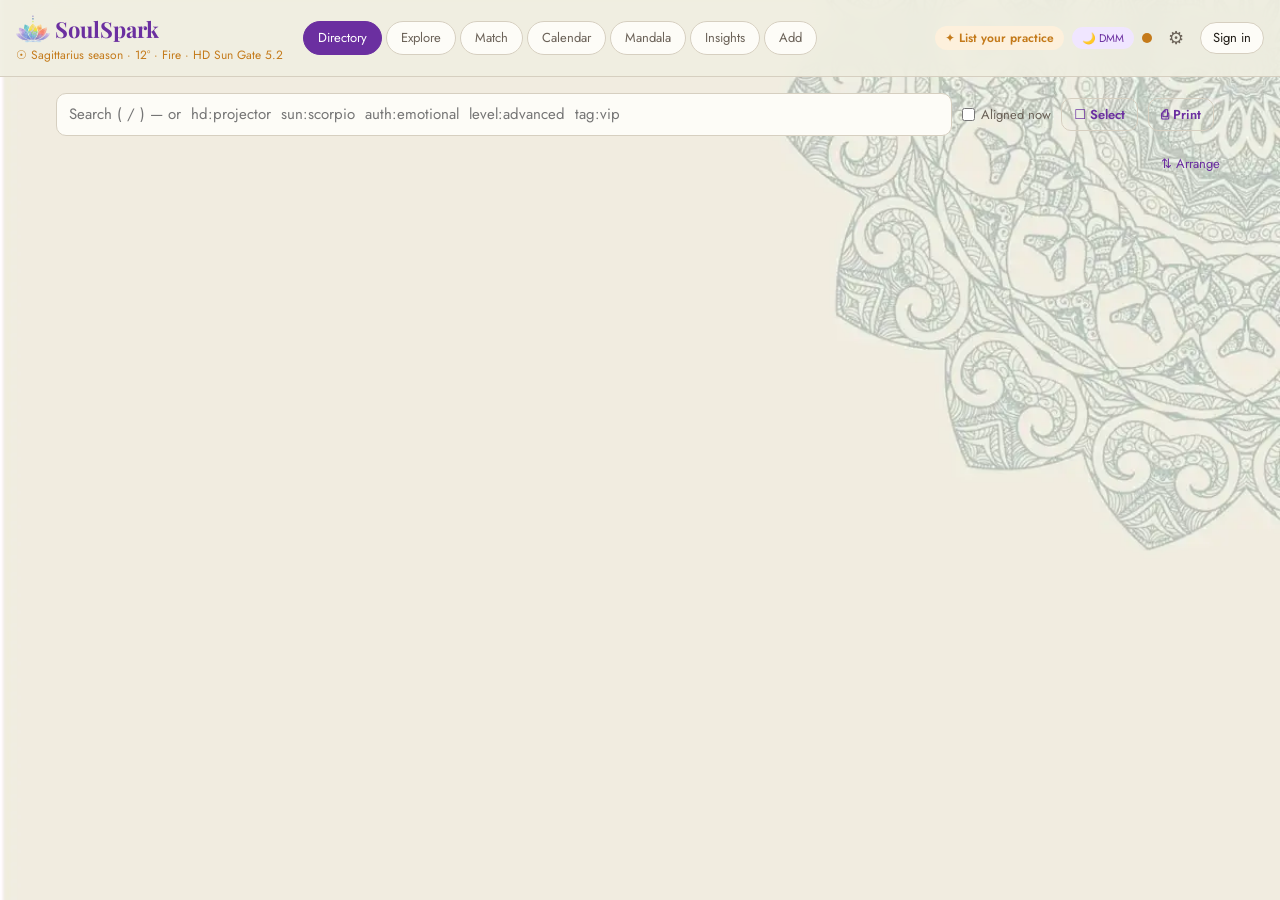
<file: index.html>
<!doctype html>
<html lang="en">
<head>
  <meta charset="utf-8">
  <meta name="viewport" content="width=device-width, initial-scale=1">
  <title>SoulSpark Resource Guide</title>
  <link rel="preconnect" href="https://fonts.googleapis.com">
  <link rel="preconnect" href="https://fonts.gstatic.com" crossorigin>
  <link href="https://fonts.googleapis.com/css2?family=Jost:wght@400;500;600&family=Playfair+Display:wght@700&display=swap" rel="stylesheet">
  <link rel="icon" href="img/logo.png">
  <link rel="stylesheet" href="style.css">
  <script src="core.js" defer></script>
  <script src="app.js" defer></script>
</head>
<body>
  <a class="skip" href="#main">Skip to content</a>
  <header class="top">
    <div class="brand">
      <h1><img src="img/logo.webp" alt="" width="34" height="34"> SoulSpark</h1>
      <p id="season" class="season">Reading the sky…</p>
    </div>
    <nav class="tabs" aria-label="Views">
      <button data-view="directory" aria-current="page">Directory</button>
      <button data-view="explore">Explore</button>
      <button data-view="match">Match</button>
      <button data-view="calendar">Calendar</button>
      <button data-view="mandala">Mandala</button>
      <button data-view="insights">Insights</button>
      <button data-view="add">Add</button>
      <button data-view="inbox" id="inboxTab" hidden>Inbox</button>
    </nav>
    <div class="tools">
      <button id="joinBtn" class="pill join">✦ List your practice</button>
      <a class="pill link-pill" href="dmm.html">🌙 DMM</a>
      <span id="sync" class="pill" role="status" title="Offline">Offline</span>
      <button id="settingsBtn" class="icon" aria-label="Settings">⚙</button>
      <button id="acctBtn" class="acct">Sign in</button>
    </div>
  </header>

  <main id="main">
    <p id="lockNote" class="banner lock" hidden role="status"></p>
    <section id="directory" class="view on">
      <div class="searchbar">
        <input id="q" type="search" autocomplete="off" aria-label="Search"
               placeholder="Search ( / ) — or  hd:projector  sun:scorpio  auth:emotional  level:advanced  tag:vip">
        <label class="chk"><input type="checkbox" id="syncOnly"> Aligned now</label>
        <button id="selectBtn" class="btn ghost sm">☐ Select</button>
        <button id="printBtn" class="btn ghost sm" title="Print or save the shown cards as a PDF">⎙ Print</button>
        <span id="count" class="muted"></span>
      </div>
      <div class="chiprow">
        <div id="chips" class="chips"></div>
        <button id="arrangeChips" class="link" aria-pressed="false">⇅ Arrange</button><button class="link" hidden>Reset</button>
      </div>
      <div id="grid" class="grid"></div>
      <p id="empty" class="empty" hidden>No matches — try fewer words.</p>
    </section>

    <section id="explore" class="view">
      <div class="explore">
        <aside class="mside">
          <input id="mq" type="search" autocomplete="off" placeholder="Search modalities…" aria-label="Search modalities">
          <div id="mcats" class="chips sm"></div>
          <nav id="mlist" class="mlist" aria-label="Modalities"></nav>
        </aside>
        <article id="mdetail" class="panel mdetail" aria-live="polite"></article>
      </div>
    </section>

    <section id="match" class="view">
      <div class="match">
        <form id="matchForm" class="panel stack">
          <h2>Find your practitioner</h2>
          <p class="muted">Tell us what you’re looking for. Every match shows why it was suggested. Training path and years of practice are shown but never change the order.</p>
          <label>What would you like support with?<textarea name="need" rows="3" placeholder="e.g. grief, tension in my body, clarity on a career change"></textarea></label>
          <div><p class="q">Modalities you’re drawn to <span class="muted">(optional)</span></p><div class="suggest" id="mmods"></div></div>
          <div class="fields">
            <label>How would you like to meet?<select name="format"><option value="">Either</option><option>Online</option><option>In person</option></select></label>
            <label>Near (city)<input name="near" placeholder="Norfolk" autocomplete="address-level2"></label>
          </div>
          <details><summary>Add your own alignment <span class="muted">(optional, for resonance)</span></summary>
            <div class="fields"><label>Your Sun sign<select name="sun"></select></label><label>Your Human Design type<select name="hd"></select></label></div>
          </details>
          <button class="btn">Find matches</button>
        </form>
        <div id="matchOut" aria-live="polite"><p class="empty">Your matches will appear here.</p></div>
      </div>
    </section>

    <section id="calendar" class="view">
      <div class="calbar" id="calNav">
        <button class="icon" data-cal="-1" aria-label="Previous month">‹</button>
        <h2 id="calTitle" aria-live="polite"></h2>
        <button class="icon" data-cal="1" aria-label="Next month">›</button>
        <button class="btn ghost sm" data-cal="today">Today</button>
        <button class="btn ghost sm" data-cal="ics">⤓ Export .ics</button>
      </div>
      <div class="cal">
        <div id="calGrid" class="calgrid"></div>
        <aside class="panel"><h2 id="agendaTitle">Next 60 days</h2><ul id="agenda" class="agenda"></ul></aside>
      </div>
    </section>

    <section id="mandala" class="view">
      <div id="modes" class="chips"></div>
      <div class="stage"><canvas id="cv"></canvas><div id="tip" class="tip" hidden></div></div>
      <div id="legend" class="legend"></div>
    </section>

    <section id="insights" class="view"><div id="insightsBody" class="panels"></div></section>

    <section id="add" class="view">
      <form id="form" class="form">
        <div class="formhead">
          <h2 id="formTitle">Add an entry</h2>
          <button type="button" id="arrangeFields" class="link" aria-pressed="false">⇅ Arrange</button><button type="button" class="link" hidden>Reset</button>
        </div>
        <label>Section <select id="formSec"></select></label>
        <p id="formLock" class="banner lock" hidden></p>
        <div id="draftNote"></div>
        <div id="anon" class="fields">
          <label>Your name <input name="submitter_name" autocomplete="name"></label>
          <label>Your email <input name="submitter_email" type="email" autocomplete="email"></label>
          <label>Trusted PIN (optional) <input name="_trusted_pin" autocomplete="off"></label>
        </div>
        <label class="hp" aria-hidden="true">Leave blank <input name="_hp" tabindex="-1" autocomplete="off"></label>
        <div id="fields" class="fields"></div>
        <div class="row sticky">
          <button class="btn" id="formSubmit">Submit</button>
          <button type="button" class="btn ghost" id="formCancel" hidden>Cancel</button>
          <p id="formMsg" class="muted" role="status"></p>
        </div>
      </form>
    </section>

    <section id="inbox" class="view"><div id="inboxList"></div></section>
  </main>

  <div id="bulk" class="bulkbar" hidden role="toolbar" aria-label="Bulk actions">
    <b id="bulkCount">0 selected</b>
    <button class="btn ghost sm" data-bulk="all">Select all shown</button>
    <button class="btn ghost sm" data-bulk="csv">⤓ CSV</button>
    <span data-need="2" class="tagin"><input id="bulkTag" placeholder="Tag…" aria-label="Tag to add"><button class="btn ghost sm" data-bulk="tag" data-need="2">+ Tag</button></span>
    <button class="btn ghost sm" data-bulk="merge" data-need="2">⊕ Merge</button>
    <button class="btn bad sm" data-bulk="delete" data-need="3">Delete</button>
  </div>

  <dialog id="detail"><button class="icon close" data-close aria-label="Close">✕</button><div id="detailBody"></div></dialog>
  <dialog id="merge" class="wide"><button class="icon close" data-close aria-label="Close">✕</button><div id="mergeBody"></div></dialog>
  <dialog id="account"><button class="icon close" data-close aria-label="Close">✕</button><div id="acctBody"></div></dialog>
  <dialog id="confirm" class="narrow">
    <form method="dialog"><p id="confirmMsg"></p>
      <div class="row"><button class="btn bad" value="yes" id="confirmOk">Confirm</button><button class="btn ghost" value="no">Cancel</button></div>
    </form>
  </dialog>
  <dialog id="settings">
    <button class="icon close" data-close aria-label="Close">✕</button>
    <h2>Section visibility</h2>
    <div id="visList" class="vis"></div>
    <h2>Connection</h2>
    <label>Web App URL <input id="apiUrl" type="url"></label>
    <button id="saveSettings" class="btn">Save &amp; sync</button>
    <h2>Section codes</h2>
    <p class="muted">Each section opens with its own access code (default 0000). Organizers change them in the sheet’s 🔑 Section Codes tab.</p>
    <div class="row"><button type="button" class="btn ghost sm" data-unlock="">🔑 Enter a code</button>
      <button type="button" id="forgetCodes" class="btn ghost sm">Forget codes on this device</button></div>
    <section id="importBox" hidden>
      <h2>Import data</h2>
      <p class="muted">A CSV for one section (first row = column names), or a JSON backup from the old SoulSpark app. Entries are matched by name:
        new names are added, existing ones only get their blank fields filled. To pull in the old Resource Guide Tracker sheet, see <code>importTracker</code> in Code.gs.</p>
      <div class="row"><select id="impSec" aria-label="Section for CSV"></select><input type="file" id="impFile" accept=".csv,.json,text/csv,application/json" aria-label="File to import"></div>
      <button class="btn ghost sm" id="impOld" hidden></button>
      <p id="impMsg" class="muted" role="status"></p>
    </section>
  </dialog>
  <div id="toasts" class="toasts" aria-live="polite"></div>
</body>
</html>
</file>
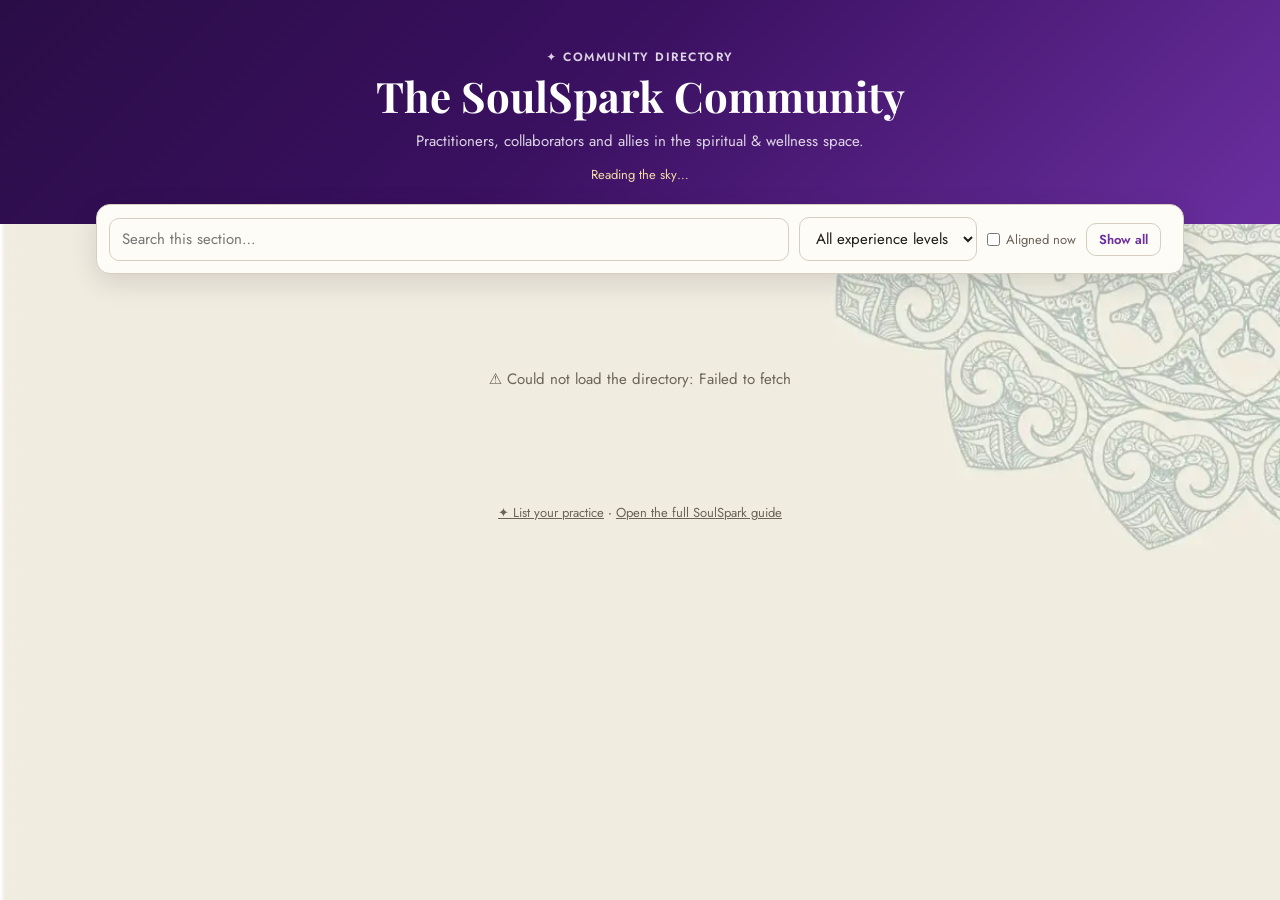
<file: directory.html>
<!doctype html>
<html lang="en">
<head>
  <meta charset="utf-8">
  <meta name="viewport" content="width=device-width, initial-scale=1">
  <title>SoulSpark Community Directory</title>
  <meta name="description" content="Practitioners, collaborators and allies in the SoulSpark spiritual & wellness community.">
  <link rel="preconnect" href="https://fonts.googleapis.com">
  <link rel="preconnect" href="https://fonts.gstatic.com" crossorigin>
  <link href="https://fonts.googleapis.com/css2?family=Jost:wght@400;500;600&family=Playfair+Display:wght@700&display=swap" rel="stylesheet">
  <link rel="icon" href="img/logo.png">
  <link rel="stylesheet" href="style.css">
  <script src="core.js" defer></script>
  <script src="directory.js" defer></script>
</head>
<body class="dirpage">
  <a class="skip" href="#main">Skip to content</a>
  <header class="hero">
    <p class="eyebrow">✦ Community Directory</p>
    <h1>The SoulSpark Community</h1>
    <p>Practitioners, collaborators and allies in the spiritual &amp; wellness space.</p>
    <p id="season" class="season-line">Reading the sky…</p>
  </header>

  <main id="main" class="dir-main">
    <div class="searchbar">
      <input id="q" type="search" autocomplete="off" aria-label="Search the directory"
             placeholder="Search this section…" title="Tip: try hd:projector, sun:scorpio, auth:emotional or level:advanced">
      <select id="level" class="people-only" aria-label="Experience level">
        <option value="">All experience levels</option>
        <option value="newbie">🌱 Newbie</option>
        <option value="intermediate">🌿 Intermediate</option>
        <option value="advanced">🌳 Advanced</option>
      </select>
      <label class="chk people-only"><input type="checkbox" id="aligned"> Aligned now</label>
      <button type="button" id="reset" class="btn ghost sm">Show all</button>
      <span id="count" class="muted" role="status"></span>
    </div>
    <nav id="secs" class="chips secs" aria-label="Sections"></nav>
    <h2 id="secHead" class="sechead"></h2>
    <div id="mods" class="chips sm people-only" aria-label="Filter by modality"></div>

    <div id="lock" class="panel lockpanel" hidden>
      <h2>🔒 <span id="lockName">This section</span> is private</h2>
      <p class="muted">Enter the access code you were given to see it.</p>
      <button type="button" class="btn" id="unlock">🔑 Enter code</button>
    </div>
    <p id="status" class="empty" role="status">Loading the community…</p>
    <div id="grid" class="grid"></div>
  </main>

  <footer class="foot">
    <a href="index.html#join">✦ List your practice</a> · <a href="index.html">Open the full SoulSpark guide</a>
  </footer>

  <dialog id="detail"><button class="icon close" data-close aria-label="Close">✕</button><div id="detailBody"></div></dialog>
  <div id="toasts" class="toasts" aria-live="polite"></div>
</body>
</html>
</file>
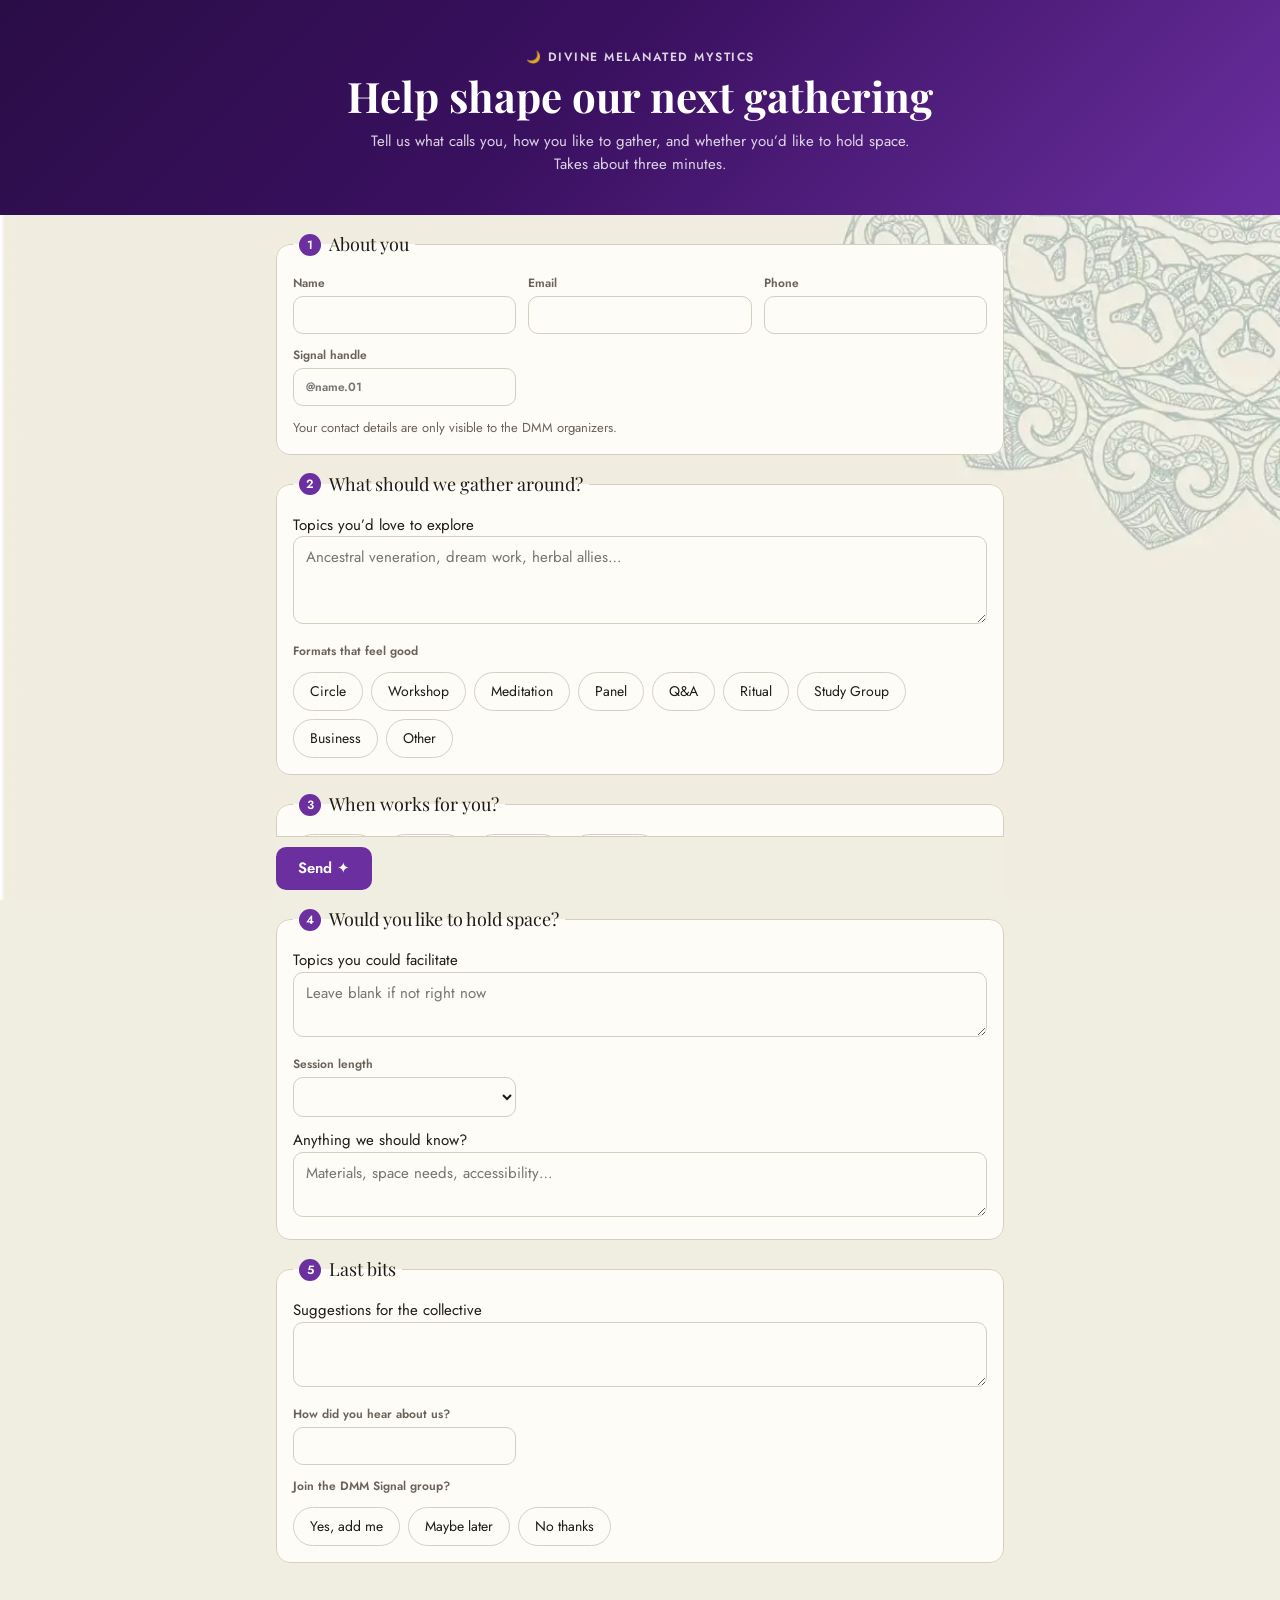
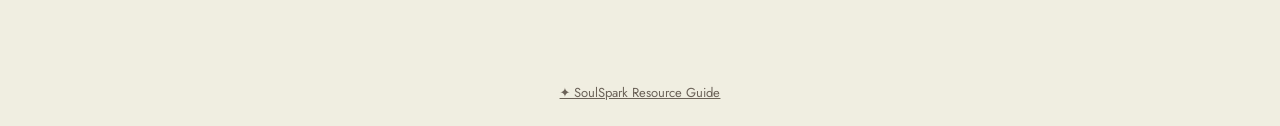
<file: dmm.html>
<!doctype html>
<html lang="en">
<head>
  <meta charset="utf-8">
  <meta name="viewport" content="width=device-width, initial-scale=1">
  <title>DMM Gathering Intake</title>
  <meta name="description" content="Divine Melanated Mystics — tell us what you want to gather around.">
  <link rel="preconnect" href="https://fonts.googleapis.com">
  <link rel="preconnect" href="https://fonts.gstatic.com" crossorigin>
  <link href="https://fonts.googleapis.com/css2?family=Jost:wght@400;500;600&family=Playfair+Display:wght@700&display=swap" rel="stylesheet">
  <link rel="icon" href="img/logo.png">
  <link rel="stylesheet" href="style.css">
  <script src="core.js" defer></script>
  <script src="dmm.js" defer></script>
</head>
<body class="dmm">
  <header class="hero">
    <p class="eyebrow">🌙 Divine Melanated Mystics</p>
    <h1>Help shape our next gathering</h1>
    <p>Tell us what calls you, how you like to gather, and whether you’d like to hold space. Takes about three minutes.</p>
    <nav class="seg dark" id="dmmTabs" hidden>
      <button type="button" data-tab="intake" aria-selected="true">Intake form</button>
      <button type="button" data-tab="responses" aria-selected="false">Responses</button>
    </nav>
  </header>

  <main id="main" class="narrow-main">
    <section id="intake" class="view on">
      <div id="draftNote"></div>
      <form id="dmmForm" class="form" novalidate>
        <label class="hp" aria-hidden="true">Leave blank <input name="_hp" tabindex="-1" autocomplete="off"></label>

        <fieldset><legend><span>1</span> About you</legend>
          <div class="fields">
            <label>Name <input name="dmm_name" required autocomplete="name"></label>
            <label>Email <input name="dmm_email" type="email" autocomplete="email"></label>
            <label>Phone <input name="dmm_phone" type="tel" autocomplete="tel"></label>
            <label>Signal handle <input name="dmm_signal_handle" placeholder="@name.01"></label>
          </div>
          <p class="muted">Your contact details are only visible to the DMM organizers.</p>
        </fieldset>

        <fieldset><legend><span>2</span> What should we gather around?</legend>
          <label>Topics you’d love to explore <textarea name="dmm_discussion_topics" rows="3" placeholder="Ancestral veneration, dream work, herbal allies…"></textarea></label>
          <p class="q">Formats that feel good</p>
          <div class="toggles" id="formats"></div>
        </fieldset>

        <fieldset><legend><span>3</span> When works for you?</legend>
          <div class="toggles" id="avail"></div>
        </fieldset>

        <fieldset><legend><span>4</span> Would you like to hold space?</legend>
          <label>Topics you could facilitate <textarea name="dmm_facilitate_topics" rows="2" placeholder="Leave blank if not right now"></textarea></label>
          <div class="fields">
            <label>Session length <select name="dmm_facilitate_length"><option value=""></option>
              <option>30 minutes</option><option>60 minutes</option><option>90 minutes</option><option>Half day</option><option>Multi-session series</option></select></label>
          </div>
          <label>Anything we should know? <textarea name="dmm_facilitate_notes" rows="2" placeholder="Materials, space needs, accessibility…"></textarea></label>
        </fieldset>

        <fieldset><legend><span>5</span> Last bits</legend>
          <label>Suggestions for the collective <textarea name="dmm_general_suggestions" rows="2"></textarea></label>
          <div class="fields">
            <label>How did you hear about us? <input name="dmm_referral"></label>
          </div>
          <p class="q">Join the DMM Signal group?</p>
          <div class="toggles" role="radiogroup">
            <label class="toggle"><input type="radio" name="dmm_signal" value="Yes"> Yes, add me</label>
            <label class="toggle"><input type="radio" name="dmm_signal" value="Maybe"> Maybe later</label>
            <label class="toggle"><input type="radio" name="dmm_signal" value="No"> No thanks</label>
          </div>
        </fieldset>

        <div class="row sticky">
          <button class="btn" id="dmmSubmit">Send ✦</button>
          <p id="dmmMsg" class="muted" role="status"></p>
        </div>
      </form>
      <div id="thanks" class="panel thanks" hidden tabindex="-1"></div>
    </section>

    <section id="responses" class="view">
      <div class="row"><button class="btn ghost sm" id="dmmRefresh">↻ Refresh</button><button class="btn ghost sm" id="dmmCsv">⤓ Export CSV</button>
        <span class="muted" id="dmmStamp"></span></div>
      <div id="dash" class="panels"></div>
    </section>
  </main>

  <footer class="foot"><a href="index.html">✦ SoulSpark Resource Guide</a></footer>
  <div id="toasts" class="toasts" aria-live="polite"></div>
</body>
</html>
</file>
<file: style.css>
:root {
  --bg: #f0eee1; --card: #fdfcf7; --ink: #1e1a14; --mid: #6b6258; --line: #d6cfc0;
  --purple: #6b2fa0; --purple-l: #f0e6ff; --gold: #c47a1a; --gold-l: #fdf0dc; --glow: 212 165 116;
  --ok: #2d5a27; --bad: #a02020; --bad-l: #fce8e8; --r: 14px;
  color-scheme: light;
}
@media (prefers-color-scheme: dark) {
  :root { --bg: #16131c; --card: #211d29; --ink: #eee8dc; --mid: #a99f93; --line: #3a3444;
          --purple: #b48ae0; --purple-l: #2e2440; --gold: #e0a24a; --gold-l: #3a2d18;
          --ok: #8fd18a; --bad: #e07a7a; --bad-l: #3a1f22; color-scheme: dark; }
}

* { box-sizing: border-box; margin: 0; }
body { font: 15px/1.5 Jost, system-ui, sans-serif; background: var(--bg); color: var(--ink); min-height: 100vh; }
/* Mandala-corner backdrop: a 38 KB image file instead of the old 201 KB base64 block */
body::before { content: ''; position: fixed; inset: 0; z-index: -1; pointer-events: none;
  background: url(img/bg.jpg) center top / cover no-repeat;
  background-image: image-set(url(img/bg.webp) type('image/webp'), url(img/bg.jpg) type('image/jpeg')); }
@media (prefers-color-scheme: dark) { body::before { opacity: .05; } }
.brand h1 img { vertical-align: -8px; }
h1, h2 { font-family: 'Playfair Display', Georgia, serif; }
a { color: var(--purple); }
[hidden] { display: none !important; }
.muted { color: var(--mid); font-size: 13px; }

/* ── Header ── */
.top { position: sticky; top: 0; z-index: 5; display: flex; flex-wrap: wrap; align-items: center; gap: 12px 20px;
       padding: 12px 16px; background: color-mix(in srgb, var(--bg) 88%, transparent);
       backdrop-filter: blur(10px); border-bottom: 1px solid var(--line); }
.brand h1 { font-size: 22px; color: var(--purple); }
.season { font-size: 12px; color: var(--gold); }
.tabs { display: flex; gap: 4px; flex: 1; }
.tabs button, .chip { border: 1px solid var(--line); background: var(--card); color: var(--mid);
       border-radius: 99px; padding: 6px 14px; font: inherit; font-size: 13px; cursor: pointer; }
.tabs button[aria-current], .chip[aria-pressed="true"] { background: var(--purple); border-color: var(--purple); color: #fff; }
.tools { display: flex; align-items: center; gap: 8px; margin-left: auto; }
.pill { font-size: 11px; padding: 3px 10px; border-radius: 99px; background: var(--gold-l); color: var(--gold); }
.pill.live { background: color-mix(in srgb, var(--ok) 15%, transparent); color: var(--ok); }
#sync { font-size: 0; width: 10px; height: 10px; padding: 0; background: var(--gold); }   /* status dot; text stays for screen readers via title/aria */
#sync.live { background: var(--ok); }
.link-pill { text-decoration: none; background: var(--purple-l); color: var(--purple); }
.acct { border: 1px solid var(--line); background: var(--card); color: var(--ink); border-radius: 99px; padding: 5px 12px; font: inherit; font-size: 13px; cursor: pointer; }
.acct.avatar { width: 34px; height: 34px; padding: 0; background: var(--purple); color: #fff; border: 0; font-weight: 600; font-size: 12px; }
.skip { position: absolute; left: -999px; }
.skip:focus { left: 16px; top: 8px; z-index: 50; background: var(--card); padding: 8px 12px; border-radius: 8px; }
:focus-visible { outline: 2px solid var(--purple); outline-offset: 2px; }
.icon { border: 0; background: none; color: var(--mid); font-size: 18px; cursor: pointer; padding: 4px 8px; }

/* ── Views ── */
main { max-width: 1200px; margin: 0 auto; padding: 16px; }
.view { display: none; }
.view.on { display: block; }

/* ── Directory ── */
.searchbar { display: flex; flex-wrap: wrap; gap: 10px; align-items: center; margin-bottom: 12px; }
.searchbar input[type=search] { flex: 1; min-width: 240px; }
input, select, textarea { width: 100%; font: inherit; color: var(--ink); background: var(--card);
       border: 1px solid var(--line); border-radius: 10px; padding: 9px 12px; }
input:focus, select:focus, textarea:focus { outline: 2px solid var(--purple); outline-offset: -1px; }
.chk { display: inline-flex; align-items: center; gap: 6px; font-size: 13px; color: var(--mid); white-space: nowrap; }
.chk input { width: auto; }
.chips { display: flex; flex-wrap: wrap; gap: 6px; margin-bottom: 16px; }
.chiprow { display: flex; align-items: flex-start; gap: 8px; }
.chiprow .chips { flex: 1; }
.link { border: 0; background: none; color: var(--purple); font: inherit; font-size: 13px; cursor: pointer; padding: 6px 4px; white-space: nowrap; }

/* ── Arrange mode (chips, form fields) ── */
.arranging > [data-id] { cursor: grab; touch-action: none; user-select: none; outline: 1.5px dashed var(--purple); outline-offset: 2px; }
.arranging > [data-id] * { pointer-events: none; }
.arranging > .dragging { opacity: .55; cursor: grabbing; transform: scale(1.04); }
.chip small { opacity: .7; margin-left: 4px; }

.grid { display: grid; grid-template-columns: repeat(auto-fill, minmax(260px, 1fr)); gap: 16px; }
.card { position: relative; background: var(--card); border: 1px solid var(--line); border-top: 4px solid var(--c, var(--purple));
        border-radius: var(--r); padding: 16px; cursor: pointer; transition: transform .15s, box-shadow .15s;
        content-visibility: auto; contain-intrinsic-size: 220px; }
.card:hover, .card:focus-visible { transform: translateY(-2px); box-shadow: 0 8px 22px rgb(0 0 0 / .08); outline: none; }
.card h3 { font-size: 16px; line-height: 1.25; }
.card .sub { color: var(--purple); font-size: 12px; font-weight: 600; margin: 2px 0 6px; }
.card .loc { color: var(--mid); font-size: 12px; }
.card .bio { color: var(--mid); font-size: 13px; margin-top: 6px; display: -webkit-box; -webkit-line-clamp: 3; -webkit-box-orient: vertical; overflow: hidden; }
.sec { position: absolute; top: 10px; right: 12px; font-size: 14px; }
.tags { display: flex; flex-wrap: wrap; gap: 4px; margin-top: 10px; }
.tag { font-size: 11px; font-weight: 500; padding: 2px 8px; border-radius: 99px; background: var(--purple-l); color: var(--purple); }
.tag.hit { background: var(--gold-l); color: var(--gold); font-weight: 600; }
.tag.own { background: none; border: 1px solid var(--line); color: var(--mid); }

/* ── Bulk select ── */
.selecting .card { padding-left: 44px; }
.selecting .card::before { content: ''; position: absolute; left: 14px; top: 18px; width: 18px; height: 18px; border: 2px solid var(--line); border-radius: 5px; background: var(--card); }
.selecting .card[aria-selected="true"] { outline: 2px solid var(--purple); }
.selecting .card[aria-selected="true"]::before { content: '✓'; background: var(--purple); border-color: var(--purple); color: #fff; font-size: 12px; line-height: 14px; text-align: center; }
.bulkbar { position: fixed; left: 50%; bottom: 16px; transform: translateX(-50%); z-index: 10; display: flex; flex-wrap: wrap; align-items: center; gap: 8px;
           max-width: calc(100% - 24px); padding: 10px 14px; background: var(--card); border: 1px solid var(--line); border-radius: 16px; box-shadow: 0 12px 36px rgb(0 0 0 / .18); }
.bulkbar .tagin { display: inline-flex; gap: 4px; }
.bulkbar input { width: 110px; padding: 6px 10px; }

/* ── Astro-Sync tiers ── */
@keyframes astro { 50% { box-shadow: 0 0 22px 6px rgb(var(--glow) / .6); } }
.card.in-season { border-color: var(--gold); box-shadow: 0 0 10px 2px rgb(var(--glow) / .4); animation: astro 3s ease-in-out infinite; }
.card.resonant { border-color: rgb(var(--glow)); }
.card.in-season::after, .card.resonant::after { position: absolute; top: 0; right: 40px; font-size: 10px; font-weight: 600;
       padding: 2px 9px; border-radius: 0 0 8px 8px; color: #fff; letter-spacing: .3px; }
.card.in-season::after { content: '☉ In Season'; background: var(--gold); }
.card.resonant::after { content: '✧ Resonant'; background: rgb(var(--glow)); }
@media (prefers-reduced-motion: reduce) { .card.in-season { animation: none; } .card { transition: none; } }

.empty { text-align: center; padding: 48px 0; color: var(--mid); }

/* ── Mandala ── */
.stage { position: relative; height: min(75vh, 720px); background: var(--card); border: 1px solid var(--line); border-radius: var(--r); overflow: hidden; }
#cv { width: 100%; height: 100%; display: block; }
.tip { position: absolute; pointer-events: none; background: #1e1a14ee; color: #fff; font-size: 12px; padding: 8px 10px;
       border-radius: 8px; max-width: 240px; transform: translate(12px, -50%); }
.tip b { display: block; font-size: 13px; }
.legend { display: flex; flex-wrap: wrap; gap: 8px 16px; margin-top: 12px; font-size: 12px; color: var(--mid); }
.legend i { display: inline-block; width: 10px; height: 10px; border-radius: 50%; margin-right: 5px; vertical-align: -1px; }

/* ── Form ── */
.form { display: grid; gap: 16px; max-width: 900px; }
.fields { display: grid; grid-template-columns: repeat(auto-fill, minmax(220px, 1fr)); gap: 12px; }
.fields label, .form > label, dialog label { display: grid; gap: 4px; font-size: 12px; font-weight: 600; color: var(--mid); }
.fields .wide { grid-column: 1 / -1; }
.fields label { align-content: start; }
.fields label.chk { display: flex; align-items: center; gap: 8px; font-weight: 500; font-size: 13px; color: var(--ink); align-self: end; padding: 10px 0; }
.btn { justify-self: start; border: 0; border-radius: 10px; padding: 10px 22px; font: inherit; font-weight: 600;
       background: var(--purple); color: #fff; cursor: pointer; }
.btn:disabled { opacity: .5; }
.btn.ghost { background: none; color: var(--purple); border: 1px solid var(--line); }
.btn.bad { background: var(--bad); }
.btn.sm { padding: 6px 12px; font-size: 13px; }
.btn.ghost.bad-t { color: var(--bad); }
.row { display: flex; flex-wrap: wrap; gap: 8px; align-items: center; margin: 12px 0; }
.row.sticky { position: sticky; bottom: 0; background: var(--bg); padding: 10px 0; margin: 0; border-top: 1px solid var(--line); }
.formhead { display: flex; align-items: baseline; justify-content: space-between; gap: 8px; }
.formhead h2 { font-size: 22px; }
.fields em { font-style: normal; font-weight: 500; font-size: 10px; text-transform: uppercase; letter-spacing: .5px; color: var(--gold); margin-left: 4px; }
.banner { background: var(--purple-l); color: var(--purple); border-radius: 10px; padding: 8px 12px; font-size: 13px; }
.hp { position: absolute; left: -9999px; }
.stack { display: grid; gap: 12px; }
.seg { display: grid; grid-auto-flow: column; background: var(--bg); border-radius: 10px; padding: 3px; margin: 8px 0 16px; }
.seg button { border: 0; background: none; padding: 8px; border-radius: 8px; font: inherit; font-size: 13px; color: var(--mid); cursor: pointer; }
.seg [aria-selected="true"] { background: var(--card); color: var(--ink); font-weight: 600; box-shadow: 0 1px 3px rgb(0 0 0 / .1); }

/* ── Calendar ── */
.calbar { display: flex; align-items: center; gap: 8px; margin-bottom: 12px; flex-wrap: wrap; }
.calbar h2 { font-size: 22px; min-width: 190px; text-align: center; }
.calbar .icon { font-size: 26px; line-height: 1; }
.cal { display: grid; grid-template-columns: 1fr 300px; gap: 16px; align-items: start; }
.calgrid { display: grid; grid-template-columns: repeat(7, minmax(0, 1fr)); gap: 4px; }
.dow { font-size: 11px; font-weight: 600; color: var(--mid); text-align: center; text-transform: uppercase; padding: 4px 0; }
.day { min-height: 92px; display: flex; flex-direction: column; gap: 2px; align-items: stretch; text-align: left; padding: 6px; font: inherit; cursor: pointer;
       background: var(--card); border: 1px solid var(--line); border-radius: 10px; color: var(--ink); overflow: hidden; }
.day b { font-size: 12px; font-weight: 600; color: var(--mid); }
.day.out { opacity: .45; }
.day.today b { background: var(--purple); color: #fff; border-radius: 99px; width: 22px; height: 22px; display: grid; place-items: center; }
.day.sel { outline: 2px solid var(--purple); }
.ev { font-size: 11px; line-height: 1.3; padding: 1px 5px; border-radius: 4px; white-space: nowrap; overflow: hidden; text-overflow: ellipsis;
      background: color-mix(in srgb, var(--c) 16%, transparent); border-left: 3px solid var(--c); }
.ev.deadline, .ev.followup { background: none; border-left-style: dotted; }
.more { font-size: 10px; color: var(--mid); }
.agenda { list-style: none; padding: 0; display: grid; gap: 10px; max-height: 70vh; overflow: auto; }
.agenda time { display: block; font-size: 11px; font-weight: 600; text-transform: uppercase; color: var(--mid); margin-bottom: 4px; }
.agi { display: block; width: 100%; text-align: left; font: inherit; font-size: 13px; color: var(--ink); background: none; cursor: pointer;
       border: 0; border-left: 3px solid var(--c); padding: 4px 8px; margin-bottom: 2px; border-radius: 0 6px 6px 0; }
.agi:hover { background: var(--bg); }
.agi small { color: var(--mid); }

/* ── Insights ── */
.panels { display: grid; grid-template-columns: repeat(auto-fit, minmax(320px, 1fr)); gap: 16px; }
.panel { background: var(--card); border: 1px solid var(--line); border-radius: var(--r); padding: 16px; }
.panel.wide { grid-column: 1 / -1; }
.panel h2 { font-size: 18px; margin-bottom: 12px; }
.panel h3, dialog h3 { font-size: 13px; text-transform: uppercase; letter-spacing: .5px; color: var(--mid); margin: 16px 0 8px; }
.tiles { display: grid; grid-template-columns: repeat(auto-fill, minmax(120px, 1fr)); gap: 8px; }
.tile { display: grid; gap: 2px; text-align: left; font: inherit; color: var(--ink); background: var(--bg); border: 0; border-left: 3px solid var(--c, var(--purple));
        border-radius: 10px; padding: 10px 12px; cursor: pointer; }
.tile b { font-size: 22px; font-variant-numeric: tabular-nums; }
.tile span { font-size: 12px; color: var(--mid); }
.kpi .tile { cursor: default; border-left-color: var(--gold); }
.list { list-style: none; padding: 0; display: grid; gap: 6px; }
.dupe { display: flex; justify-content: space-between; align-items: center; gap: 8px; flex-wrap: wrap; padding: 8px 0; border-bottom: 1px solid var(--line); }
.due { font-size: 11px; padding: 1px 7px; border-radius: 99px; background: var(--purple-l); color: var(--purple); margin-right: 4px; }
.due.now { background: var(--gold-l); color: var(--gold); }
.due.over { background: var(--bad-l); color: var(--bad); }
.bars { list-style: none; padding: 0; display: grid; gap: 6px; }
.bars li { display: grid; grid-template-columns: minmax(90px, 30%) 1fr 80px; gap: 10px; align-items: center; font-size: 13px; }
.bl { overflow: hidden; text-overflow: ellipsis; white-space: nowrap; }
.bt { position: relative; height: 14px; }
.bt i { position: absolute; left: 0; top: 0; bottom: 0; width: max(var(--w), 2px); background: var(--purple); border-radius: 0 4px 4px 0; }
.signed .bt i { left: 50%; width: max(calc(var(--w) / 2), 2px); }
.signed .bt i.neg { left: auto; right: 50%; border-radius: 4px 0 0 4px; background: var(--mid); }
.signed .bt::after { content: ''; position: absolute; left: 50%; top: -3px; bottom: -3px; border-left: 1px solid var(--line); }
.bv { text-align: right; font-variant-numeric: tabular-nums; color: var(--ink); }
.tbl { width: 100%; border-collapse: collapse; font-size: 13px; }
.tbl th, .tbl td { text-align: left; padding: 6px 8px; border-bottom: 1px solid var(--line); }
.tbl th { font-size: 11px; text-transform: uppercase; color: var(--mid); }
.tbl select { padding: 4px 8px; }

/* ── Merge ── */
.mgrid { display: grid; grid-template-columns: repeat(auto-fill, minmax(240px, 1fr)); gap: 10px; margin-top: 12px; }
.mgrid output { font-weight: 400; color: var(--ink); padding: 9px 0; font-size: 13px; }

/* ── Toasts ── */
.toasts { position: fixed; left: 50%; bottom: 16px; transform: translateX(-50%); z-index: 100; display: grid; justify-items: center; gap: 8px; pointer-events: none; width: max-content; max-width: calc(100% - 24px); }
body:has(.bulkbar:not([hidden])) .toasts { bottom: 96px; }
.toast { background: var(--ink); color: var(--bg); padding: 10px 14px; border-radius: 10px; font-size: 13px; box-shadow: 0 8px 24px rgb(0 0 0 / .2); animation: pop .2s ease-out; }
.toast.bad { background: var(--bad); color: #fff; }
@keyframes pop { from { opacity: 0; transform: translateY(6px); } }

/* ── Inbox ── */
.item { display: grid; grid-template-columns: 1fr auto; gap: 8px 16px; align-items: center; background: var(--card);
        border: 1px solid var(--line); border-left: 4px solid var(--c); border-radius: 10px; padding: 12px 14px; margin-bottom: 8px; }
.item .acts { display: flex; gap: 6px; flex-wrap: wrap; }
.item .acts .btn { padding: 6px 12px; font-size: 12px; }

/* ── Dialogs ── */
dialog.wide { width: min(960px, calc(100% - 32px)); }
dialog.narrow { width: min(420px, calc(100% - 32px)); }
dialog { margin: auto; border: 0; border-radius: var(--r); padding: 24px; width: min(640px, calc(100% - 32px)); max-height: 85vh;
         background: var(--card); color: var(--ink); box-shadow: 0 24px 60px rgb(0 0 0 / .3); }
dialog::backdrop { background: rgb(20 15 30 / .55); }
dialog h2 { font-size: 20px; margin: 4px 0 12px; }
dialog > label { margin-bottom: 12px; }
.close { position: absolute; top: 10px; right: 10px; }
.why { background: var(--gold-l); color: var(--gold); border-radius: 10px; padding: 10px 12px; font-size: 13px; margin: 10px 0; }
dl { display: grid; grid-template-columns: minmax(110px, 34%) 1fr; gap: 6px 12px; font-size: 13px; margin-top: 12px; }
dt { color: var(--mid); font-weight: 600; }
dd { overflow-wrap: anywhere; }
.vis { display: grid; grid-template-columns: repeat(auto-fill, minmax(150px, 1fr)); gap: 8px; margin-bottom: 20px; }

@media (max-width: 860px) {
  .cal { grid-template-columns: 1fr; }
}
@media (max-width: 600px) {
  .tabs { order: 3; flex-basis: 100%; overflow-x: auto; }
  .day { min-height: 52px; padding: 4px; }
  .ev { font-size: 0; padding: 0; height: 5px; border-left-width: 0; background: var(--c); border-radius: 3px; }
  .ev.deadline, .ev.followup { background: none; border: 1px solid var(--c); }
  .bars li { grid-template-columns: 1fr 70px; }
  .bars .bt { grid-column: 1 / -1; grid-row: 2; }
  .tools .link-pill { display: none; }
  .stage { height: 70vh; }
  dl { grid-template-columns: 1fr; }
}

/* ── DMM page ── */
.hero { background: linear-gradient(135deg, #2a0d47, #3a1060 45%, #6b2fa0); color: #fff; padding: 48px 16px 40px; text-align: center; }
.hero h1 { font-size: clamp(26px, 5vw, 42px); line-height: 1.15; margin: 6px 0 10px; }
.hero p { max-width: 560px; margin: 0 auto; color: rgb(255 255 255 / .82); }
.eyebrow { font-size: 12px; font-weight: 600; letter-spacing: 1.5px; text-transform: uppercase; }
.seg.dark { display: inline-grid; margin-top: 20px; background: rgb(255 255 255 / .14); }
.seg.dark button { color: rgb(255 255 255 / .85); }
.seg.dark [aria-selected="true"] { background: #fff; color: #3a1060; }
.narrow-main { max-width: 760px; }
.dmm #responses { max-width: none; }
.dmm main:has(#responses.on) { max-width: 1200px; }
fieldset { border: 1px solid var(--line); border-radius: var(--r); padding: 16px; background: var(--card); display: grid; gap: 12px; min-width: 0; }
legend { font-family: 'Playfair Display', Georgia, serif; font-size: 18px; padding: 0 6px; display: flex; align-items: center; gap: 8px; }
legend span { font: 600 12px Jost, sans-serif; width: 22px; height: 22px; border-radius: 50%; display: grid; place-items: center; background: var(--purple); color: #fff; }
.q { font-size: 12px; font-weight: 600; color: var(--mid); }
.toggles { display: flex; flex-wrap: wrap; gap: 8px; }
.toggle { position: relative; border: 1.5px solid var(--line); border-radius: 99px; padding: 8px 16px; font-size: 14px; cursor: pointer; background: var(--card); user-select: none; }
.toggle input { position: absolute; opacity: 0; pointer-events: none; }
.toggle:has(input:checked) { background: var(--purple); border-color: var(--purple); color: #fff; }
.toggle:has(input:focus-visible) { outline: 2px solid var(--purple); outline-offset: 2px; }
.thanks { text-align: center; padding: 40px 20px; }
.thanks h2 { font-size: 26px; margin-bottom: 8px; }
.thanks .btn { justify-self: center; margin-top: 16px; }
.foot { text-align: center; padding: 24px; font-size: 13px; }
.foot a { color: var(--mid); }

/* ── Avatars & uploads ── */
.who { display: flex; align-items: center; gap: 10px; min-width: 0; }
.ava { position: relative; flex: none; width: 44px; height: 44px; border-radius: 50%; display: grid; place-items: center; overflow: hidden;
       background: var(--purple-l); color: var(--purple); font-weight: 600; font-size: 14px; }
.ava img { position: absolute; inset: 0; width: 100%; height: 100%; object-fit: cover; }
.ava.lg { width: 72px; height: 72px; font-size: 22px; }
.dhead { display: flex; align-items: center; gap: 14px; padding-right: 32px; }
.dhead h2 { flex: 1; }
.logo { max-height: 48px; max-width: 120px; object-fit: contain; }
.upl { display: flex; align-items: center; gap: 10px; }
.upl img { width: 56px; height: 56px; border-radius: 12px; object-fit: cover; border: 1px solid var(--line); }
.upl input { padding: 7px; }
.suggest { display: flex; flex-wrap: wrap; gap: 4px; margin-top: 6px; }
.suggest button { border: 1px dashed var(--line); background: none; color: var(--mid); border-radius: 99px; padding: 2px 9px; font: inherit; font-size: 11px; cursor: pointer; }
.suggest button.on { border-style: solid; color: var(--purple); border-color: var(--purple); }
.join { border: 0; cursor: pointer; font: inherit; font-size: 12px; font-weight: 600; background: var(--gold-l); color: var(--gold); }
button.tag { border: 0; font: inherit; font-size: 11px; cursor: pointer; }
code { font-size: 12px; background: var(--bg); padding: 1px 5px; border-radius: 4px; }
#importBox { margin-top: 20px; padding-top: 4px; border-top: 1px solid var(--line); }

/* ── Explore ── */
.explore { display: grid; grid-template-columns: 320px 1fr; gap: 16px; align-items: start; }
.mside { position: sticky; top: 84px; display: grid; gap: 10px; }
.chips.sm { margin: 0; }
.chips.sm .chip { padding: 4px 10px; font-size: 12px; }
.mlist { display: grid; gap: 4px; max-height: calc(100vh - 260px); overflow: auto; padding-right: 4px; }
.mrow { display: grid; grid-template-columns: 1fr auto; gap: 0 8px; text-align: left; font: inherit; color: var(--ink); cursor: pointer;
        background: var(--card); border: 1px solid var(--line); border-radius: 10px; padding: 8px 12px; }
.mrow span { grid-column: 1; font-size: 11px; color: var(--mid); }
.mrow small { grid-row: 1 / 3; grid-column: 2; align-self: center; min-width: 28px; text-align: center; padding: 2px 8px; border-radius: 99px; background: var(--purple-l); color: var(--purple); font-weight: 600; }
.mrow.undef { border-style: dashed; }
.mrow[aria-current="true"] { border-color: var(--purple); box-shadow: inset 3px 0 0 var(--purple); }
.mdetail h2 { font-size: 26px; margin-bottom: 6px; }
.lede { font-size: 16px; line-height: 1.6; margin: 12px 0; }
.back { display: none; padding-left: 0; }
.pgrid { display: grid; grid-template-columns: repeat(auto-fill, minmax(220px, 1fr)); gap: 8px; }
.pcard { display: flex; align-items: center; gap: 10px; text-align: left; font: inherit; color: var(--ink); cursor: pointer;
         background: var(--bg); border: 1px solid transparent; border-radius: 12px; padding: 8px 10px; }
.pcard:hover { border-color: var(--line); }
.pcard span { display: grid; min-width: 0; }
.pcard small { color: var(--mid); font-size: 12px; overflow: hidden; text-overflow: ellipsis; white-space: nowrap; }
.pcard .ins { color: var(--gold); font-weight: 600; }
@media (max-width: 860px) {
  .explore { grid-template-columns: 1fr; }
  .mside { position: static; }
  .mlist { max-height: none; }
  #explore.picked .mside, #explore:not(.picked) .mdetail { display: none; }
  .back { display: inline-block; }
}

/* ── DMM follow-up board ── */
.board { display: grid; gap: 8px; margin-top: 12px; }
.resp { display: grid; grid-template-columns: 1fr auto; gap: 8px 16px; align-items: start; padding: 10px 12px; border: 1px solid var(--line);
        border-left: 4px solid var(--purple); border-radius: 10px; background: var(--bg); }
.resp.s-contacted { border-left-color: var(--gold); }
.resp.s-scheduled { border-left-color: #3f7fbf; }
.resp.s-done { border-left-color: var(--ok); opacity: .75; }
.resp summary { cursor: pointer; display: flex; flex-wrap: wrap; gap: 4px 10px; align-items: baseline; }
.resp details[open] { display: grid; gap: 10px; }
.resp details label { display: grid; gap: 4px; font-size: 12px; font-weight: 600; color: var(--mid); }
.resp-ctl { display: flex; flex-wrap: wrap; gap: 6px; justify-content: flex-end; }
.resp-ctl select { width: auto; padding: 6px 8px; font-size: 13px; }
@media (max-width: 600px) { .resp { grid-template-columns: 1fr; } .resp-ctl { justify-content: flex-start; } }

/* ── Mandala extras ── */
.legend .lg { border: 0; background: none; font: inherit; color: inherit; cursor: pointer; padding: 0; text-decoration: underline dotted; text-underline-offset: 3px; }
.legend .lg:hover { color: var(--purple); }
.chip.spin { margin-left: auto; }

/* ── Match ── */
.match { display: grid; grid-template-columns: minmax(300px, 420px) 1fr; gap: 16px; align-items: start; }
.match form { position: sticky; top: 84px; }
.match h2 { font-size: 22px; }
.match details summary { cursor: pointer; font-size: 13px; font-weight: 600; color: var(--mid); }
#mmods button[aria-pressed="true"] { border-style: solid; background: var(--purple); border-color: var(--purple); color: #fff; }
.mres { display: grid; grid-template-columns: repeat(auto-fill, minmax(280px, 1fr)); gap: 12px; margin-top: 8px; }
.mcard { background: var(--card); border: 1px solid var(--line); border-radius: var(--r); padding: 14px; display: grid; gap: 8px; align-content: start; }
.mcard .who > div { flex: 1; min-width: 0; }
.mcard h3 { font-size: 16px; }
.mcard .sub { color: var(--purple); font-size: 12px; font-weight: 600; }
.whylist { margin: 0; padding-left: 18px; font-size: 13px; display: grid; gap: 3px; }
.whylist li::marker { content: '✧ '; color: var(--gold); }
@media (max-width: 860px) { .match { grid-template-columns: 1fr; } .match form { position: static; } }

/* ── Path & lineage (all paths styled identically on purpose) ── */
.lineage { background: var(--bg); border-radius: 12px; padding: 12px 14px; margin: 12px 0; display: grid; gap: 6px; }
.lineage h3 { margin: 0 0 4px; }
.lineage p { font-size: 13px; }
.path { font-size: 12px; font-weight: 500; padding: 3px 10px; border-radius: 99px; border: 1px solid var(--purple); color: var(--purple); background: none; }
.tree { margin: 0; padding-left: 18px; font-size: 13px; }
.tree ul { padding-left: 18px; border-left: 1px dashed var(--line); margin-left: 2px; }
.linkish { border: 0; background: none; padding: 0; font: inherit; color: var(--purple); text-decoration: underline; text-underline-offset: 2px; cursor: pointer; }
.small { font-size: 11px; }
.fields .multi { display: grid; gap: 6px; }
.mcard .loc { font-size: 12px; color: var(--mid); }

/* ── Section codes ── */
.banner.lock { display: flex; flex-wrap: wrap; align-items: center; gap: 4px 10px; margin: 0 0 12px; }
.banner.lock[hidden] { display: none; }
.chip.locked { border-style: dashed; opacity: .8; }
.chip.locked small { opacity: 1; }
#codeIn { font-size: 22px; letter-spacing: 6px; text-align: center; }

/* ── Print / Save as PDF (Directory) ── */
@media print {
  body::before, .top, .searchbar, .chiprow, .bulkbar, .toasts, #lockNote, .skip, dialog { display: none !important; }
  body { background: #fff; color: #000; }
  .view:not(#directory) { display: none !important; }
  .grid { grid-template-columns: repeat(2, 1fr); gap: 10px; }
  .card { break-inside: avoid; box-shadow: none; border: 1px solid #bbb; animation: none; }
  .card[hidden] { display: none !important; }
}

/* ── Public directory page (directory.html) ── */
.dir-main { max-width: 1120px; margin: 0 auto; padding: 24px 16px 40px; }
.dirpage .searchbar { margin-top: -44px; position: relative; background: var(--card); border: 1px solid var(--line); border-radius: var(--r);
  padding: 12px; box-shadow: 0 8px 28px rgb(0 0 0 / .12); }
.dirpage .searchbar select { width: auto; }
.dirpage #mods { margin: 0 0 18px; }
.dirpage .secs { margin: 16px 0 6px; }
.sechead { font-size: 20px; margin: 10px 0 12px; }
.dirpage [hidden] { display: none !important; }
.season-line { margin-top: 12px !important; font-size: 13px; color: #f3d9a4 !important; }
.lockpanel { max-width: 440px; margin: 32px auto; text-align: center; }
.lockpanel .btn { margin-top: 12px; }
.dhead > div { flex: 1; min-width: 0; }
.dhead .sub { color: var(--purple); font-size: 13px; font-weight: 600; }
.metagrid { display: grid; grid-template-columns: repeat(auto-fill, minmax(110px, 1fr)); gap: 8px; }
.metagrid div { background: var(--purple-l); border-radius: 10px; padding: 8px 10px; }
.metagrid small { display: block; font-size: 10px; text-transform: uppercase; letter-spacing: .5px; color: var(--mid); }
.metagrid b { font-size: 13px; color: var(--ink); }
.quote { border-left: 3px solid var(--purple); padding: 6px 12px; margin: 14px 0; color: var(--mid); font-style: italic; }
a.tag.link { text-decoration: none; }
a.tag.link:hover { background: var(--purple); color: #fff; }
@media (max-width: 600px) { .dirpage .searchbar { margin-top: -28px; } }
</file>
